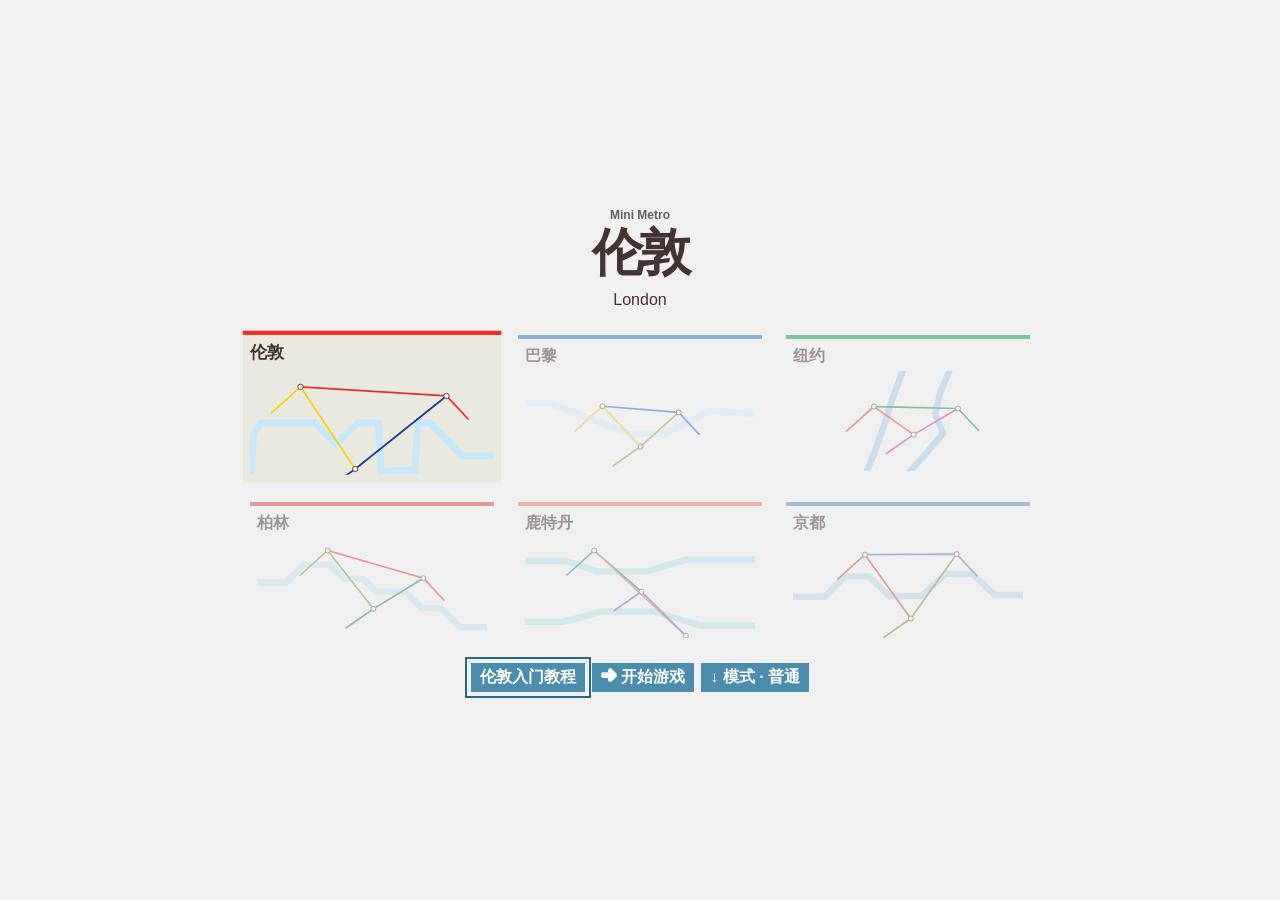
<file: index.html>
<!doctype html>
<html lang="zh-CN">
<head>
<meta charset="utf-8">
<meta name="viewport" content="width=device-width, initial-scale=1">
<link rel="icon" href="data:,">
<title>模拟地铁</title>
<link rel="stylesheet" href="style.css">
<script defer src="metro.js"></script>
</head>
<body>
<main>
  <canvas id="map" aria-label="地铁线路图"></canvas>
  <svg class="symbols" aria-hidden="true" xmlns="http://www.w3.org/2000/svg">
    <symbol id="person" viewBox="0 0 24 24"><circle cx="15" cy="4" r="2.2"/><path d="m14 8-4 6 4 2-2 6m-2-8-3 5H3m10-10 4 5h4M9 9l3-2" fill="none" stroke="currentColor" stroke-width="2.5" stroke-linecap="round" stroke-linejoin="round"/></symbol>
    <symbol id="locomotive" viewBox="0 0 24 24"><path d="M4 17V9h4V5h6v6h5v6zM16 8h3v4h-3z"/><circle cx="7" cy="18" r="2"/><circle cx="15" cy="18" r="2"/></symbol>
    <symbol id="express" viewBox="0 0 24 24"><path d="M3 16V8h9c3 0 5 3 9 6v2z"/><path d="M5 11h7" stroke="#777" stroke-width="1.5"/><circle cx="7" cy="18" r="1.5"/><circle cx="16" cy="18" r="1.5"/></symbol>
    <symbol id="carriage" viewBox="0 0 24 24"><path d="M4 7h16v10H4z"/><path d="M7 10h3m2 0h5" fill="none" stroke="#777" stroke-width="1.5"/><circle cx="8" cy="18" r="2"/><circle cx="16" cy="18" r="2"/></symbol>
    <symbol id="tunnel" viewBox="0 0 24 24"><path d="M5 19v-6a7 7 0 0 1 14 0v6M9 19v-6a3 3 0 0 1 6 0v6" fill="none" stroke="currentColor" stroke-width="2"/></symbol>
    <symbol id="station" viewBox="0 0 24 24"><circle cx="12" cy="12" r="8" fill="none" stroke="currentColor" stroke-width="2"/><circle cx="12" cy="12" r="4" fill="none" stroke="currentColor" stroke-width="2"/></symbol>
  </svg>
  <header>
    <h1 id="city" class="sr-only">伦敦</h1>
    <div class="stats">
      <span id="score" aria-label="已送达">0</span><svg aria-hidden="true"><use href="#person"/></svg>
      <span id="scenicMeter" role="progressbar" aria-label="下一客运里程碑" aria-valuemin="0" aria-valuemax="100" hidden></span>
      <span id="day">周一</span>
      <div id="clockControls">
        <button id="clock" type="button" aria-label="时间控制" aria-expanded="false" title="时间控制"></button>
        <div id="time" hidden><button id="pause" aria-label="暂停" title="暂停（空格）">Ⅱ</button><button id="normalSpeed" aria-label="正常速度">▶</button><button id="speed" aria-label="双倍速度">▶▶</button></div>
      </div>
    </div>
  </header>
  <footer>
    <p id="hint" aria-live="polite"></p>
    <button id="creativeEdit" aria-pressed="false" hidden>编辑车站</button>
    <button id="toolbarToggle" aria-label="显示或收起工具栏" aria-controls="toolbar" aria-expanded="true" aria-keyshortcuts="ArrowUp ArrowDown"></button>
    <div class="toolbar" id="toolbar">
      <div id="vehicles">
        <button id="train" class="asset" aria-label="增加机车" title="给当前线路增加机车"><svg aria-hidden="true"><use href="#locomotive"/></svg><span id="trainCount"></span></button>
        <button id="shinkansen" class="asset" aria-label="增加新干线" title="给当前线路增加新干线" hidden><svg aria-hidden="true"><use href="#express"/></svg><span id="shinkansenCount"></span></button>
        <button id="car" class="asset" aria-label="增加车厢" title="给当前线路增加车厢"><svg aria-hidden="true"><use href="#carriage"/></svg><span id="carCount"></span></button>
        <button id="interchange" class="asset" aria-label="放置换乘站" title="升级车站容量"><svg aria-hidden="true"><use href="#station"/></svg><span id="interchangeCount"></span></button>
      </div>
      <nav id="lines" aria-label="选择线路">
        <button id="remove" class="asset" aria-label="拆线" title="拆除当前线路" hidden>×</button>
      </nav>
      <div id="crossings" class="asset" aria-label="剩余过河通道" title="剩余过河通道"><svg aria-hidden="true"><use href="#tunnel"/></svg><span id="crossingCount"></span></div>
    </div>
  </footer>
  <button id="menu" class="corner" aria-label="菜单" title="暂停菜单（Esc）">←</button>
  <div id="assetGhost" class="asset" aria-hidden="true" hidden><svg><use href="#locomotive"/></svg></div>
  <dialog id="screen" aria-labelledby="headline">
    <div id="panel">
      <small id="kicker">Mini Metro</small>
      <h2 id="headline">伦敦</h2>
      <p id="description"></p>
      <div id="cityStrip" hidden></div>
      <div id="choices"></div>
      <div id="replay" hidden>
        <button id="replayBack" aria-label="退出路网回放">←</button>
        <div id="replayControls">
          <button id="replayPlay">暂停回放</button><input id="replaySeek" type="range" min="0" value="0" step="1" aria-label="回放位置"><span id="replayTime"></span><button id="replayGif">保存 GIF</button><span id="replayStatus" role="status"></span>
        </div>
      </div>
      <div id="photo" hidden>
        <button id="photoBack" aria-label="退出照片模式">←</button>
        <canvas id="photoPreview" role="img" aria-label="地铁图照片预览"></canvas>
        <div id="photoControls"><button id="photoFrame" aria-pressed="false">城市边框</button><button id="photoSave">保存 PNG</button><span id="photoStatus" role="status"></span></div>
      </div>
      <div id="statistics" hidden>
        <button id="statsBack" aria-label="返回结算">←</button>
        <div id="metrics" aria-label="统计指标"></div>
        <svg id="chart" viewBox="0 0 640 286" role="img" aria-label="本局各日运营趋势，各指标独立缩放"></svg>
      </div>
    </div>
  </dialog>
</main>
</body>
</html>
</file>
<file: style.css>
:root {
  color-scheme: light;
  --paper: #f5f5ef;
  --ink: #292f30;
  --muted: #5b6261;
  --blue: #4c8cad;
  font: 16px Arial, "Microsoft YaHei", sans-serif;
}
* { box-sizing: border-box }
[hidden] { display: none !important }
body { margin: 0; background: var(--paper); color: var(--ink) }
main { height: 100vh; height: 100dvh; position: relative; overflow: hidden }
canvas { display: block; width: 100%; height: 100%; touch-action: none; cursor: crosshair }
.symbols,.sr-only { position: absolute; width: 1px; height: 1px; clip-path: inset(50%); overflow: hidden }
button { padding: 0; border: 0; background: none; color: inherit; cursor: pointer; font: inherit }
button:disabled { cursor: default }
button:focus-visible { outline: 2px solid #21688a; outline-offset: 4px }
header { position: absolute; right: 18px; top: 10px }
.stats { display: flex; align-items: center; gap: 6px; font-size: 13px; font-weight: 700 }
.stats > svg { width: 20px; height: 20px; fill: currentColor; margin-right: 5px }
#day { white-space: nowrap }
#clockControls { position: relative }
#clock { display: block; position: relative; width: 36px; height: 36px; border-radius: 50%; border: 3px solid var(--ink); background: repeating-conic-gradient(from -1deg,var(--ink) 0 2deg,transparent 2deg 30deg) }
#clock::before { content: ''; position: absolute; inset: 3px; border-radius: 50%; background: var(--paper) }
#clock::after { content: ''; position: absolute; left: calc(50% - 1px); top: 4px; width: 2px; height: calc(50% - 4px); transform-origin: center bottom; transform: rotate(var(--clock-angle,0deg)); background: var(--ink) }
#time { position: absolute; top: 100%; right: 0; display: grid; justify-items: center; z-index: 1 }
#time button { color:var(--ink); width:36px; height:28px; white-space:nowrap }
#time button[aria-pressed=true] { opacity:.48 }
footer { position: absolute; bottom: 15px; left: 0; right: 0; pointer-events: none; text-align: center }
#hint { display: inline-block; margin: 0 0 7px; padding: 2px 6px; font-size: 12px; color: var(--muted); background: color-mix(in srgb,var(--paper) 86%,transparent) }
.toolbar,#vehicles,nav { display: flex; align-items: center; justify-content: center; gap: clamp(6px,1vw,13px) }
.toolbar { position:relative; width:max-content; margin:auto; gap:clamp(10px,2vw,26px); transition:transform .25s ease,opacity .25s ease,visibility .25s }
#toolbarToggle { display:block; position:relative; z-index:1; width:24px; height:20px; margin:auto; pointer-events:auto; transition:transform .25s ease }
#toolbarToggle::before { content:''; display:block; width:9px; height:9px; margin:auto; border-radius:50%; background:#878483 }
#toolbarToggle[aria-expanded=false] { transform:translateY(var(--line-slot)) }
#toolbarToggle[aria-expanded=false] + .toolbar { transform:translateY(55px); opacity:0; visibility:hidden }
@media(prefers-reduced-motion:reduce) { #toolbarToggle,.toolbar { transition:none } }
.asset { display: inline-flex; position: relative; flex: 0 0 28px; align-items: center; justify-content: center; width: 28px; height: 28px; border-radius: 50%; color: white; background: #333837; pointer-events: auto }
.asset:disabled,#crossings { background: #909790 }
.asset[aria-pressed=true] { outline: 2px solid var(--ink); outline-offset: 3px }
.asset svg { width: 21px; height: 21px; fill: currentColor }
.asset span { position: absolute; left: 100%; top: -3px; color: var(--ink); font-size: 10px; font-weight: 700 }
footer { --line-slot:clamp(22px,min(5.1vw,6.8vh),52px) }
#lines { gap:0; position:relative }
.line { pointer-events: auto; display: grid; place-items: center; flex: 0 0 var(--line-slot); width: var(--line-slot); height: var(--line-slot); border-radius: 50% }
.line::before { content: ''; width: 40%; aspect-ratio: 1; border-radius: 50%; background: var(--line) }
.line.built::before { width:80% }
.line.focused::before { width:140%; z-index:1 }
#remove { position:absolute; left:var(--remove-x); top:-6px; transform:translate(-50%,-50%); z-index:2; font-size:25px; font-weight:700 }
.corner { position: absolute; bottom: 13px; left: 14px; font-size: 26px; line-height: 32px; font-weight: 700 }
.corner.right { left: auto; right: 14px }
.corner:disabled { opacity: .2 }
dialog { color: var(--ink); border: 0; background: transparent; padding: 0; overflow: visible; max-width: 94vw; max-height: 95vh }
dialog::backdrop { background: #f5f5ef78; backdrop-filter: blur(4px) }
dialog #panel { padding: 12px; animation: enter .28s ease-out both }
@keyframes enter { from { opacity: 0; transform: translateY(10px) } to { opacity: 1; transform: translateY(0) } }
h2 { margin: 3px 0; font-size: clamp(26px,5vw,51px); line-height: 1.1; letter-spacing: -.06em }
#kicker { font-size: 12px; font-weight: 700; color: var(--muted) }
#description { margin: 5px 0 24px; line-height: 1.4 }
#choices { display: flex; flex-wrap: wrap; gap: 12px; align-items: center }
#choices button { padding: 4px 9px; background: var(--blue); color: white; font-weight: 700 }
#choices button:hover { background: #28617e }

dialog[data-kind=cities] { width: 100vw; height: 100dvh; max-width: none; max-height: none }
dialog[data-kind=cities]::backdrop { background: var(--paper) }
dialog[data-kind=cities] #panel { height:100%; display:grid; align-content:safe center; justify-items:center; overflow:auto; padding:20px 14px }
dialog[data-kind=cities] #choices { justify-content:center; gap:7px; margin-top:18px }
#cityStrip { width:min(100%,780px); display:grid; grid-template-columns:repeat(3,minmax(0,1fr)); gap:clamp(8px,2vw,24px) }
.city-option { min-width:0; padding:7px; text-align:left; position:relative; opacity:.48; background:var(--paper); border-top:4px solid var(--accent) }
.city-option[aria-pressed=true] { opacity: 1; background: #e9e9df; transform: scale(1.06); z-index: 1 }
.city-option span { display: block; font-weight: 700; margin-bottom: 4px }
.city-option svg { display:block; width:100%; height:auto; max-height:100px; aspect-ratio:1.55 }
@media(max-width:650px) {
  header { right: 11px; top: 10px }
  footer { bottom: 36px }
  .corner { bottom: 5px }
  .asset { width: 23px; height: 23px; flex-basis: 23px }
  .asset svg { width: 17px; height: 17px }
}
@media(prefers-reduced-motion:reduce) { dialog #panel { animation: none } }
.asset { touch-action: none }
#assetGhost { position: fixed; z-index: 2; left: -14px; top: -14px; pointer-events: none; opacity: .8 }
dialog[data-kind=statistics] { width:100vw; height:100dvh; max-width:none; max-height:none }
dialog[data-kind=statistics]::backdrop { background:#f5f5efe0; backdrop-filter:blur(6px) }
dialog[data-kind=statistics] #panel { height:100%; padding:0; }
dialog[data-kind=statistics] :is(#kicker,#description,#choices) { display:none }
dialog[data-kind=statistics] #headline { position:absolute; width:1px; height:1px; overflow:hidden; clip-path:inset(50%) }
#statistics { position:relative; height:100%; display:grid; grid-template-columns:max-content minmax(0,1fr); align-items:center; gap:clamp(18px,6vw,110px); padding:8vh 9vw 6vh 5vw }
#statsBack { position:absolute; left:1.4vw; top:1.2vh; font-size:clamp(36px,4vw,70px); font-weight:900; line-height:1 }
#metrics { display:grid; gap:clamp(6px,1.5vh,15px); border-right:2px solid #535451; padding-right:clamp(12px,3.6vw,66px) }
#metrics button { display:flex; align-items:center; justify-content:end; gap:12px; white-space:nowrap; font-size:clamp(12px,1.35vw,22px) }
#metrics button::after { content:''; width:clamp(12px,1.65vw,28px); height:clamp(12px,1.65vw,28px); border-radius:50%; background:#aaa9a3 }
#metrics button[aria-pressed=true]::after { background:var(--metric) }
#chart { display:block; width:100%; max-height:75vh; overflow:visible }
@media(max-width:650px) {
  #statistics { grid-template-columns:minmax(0,1fr); align-content:center; gap:20px; padding:40px 5vw 12px }
  #metrics { display:flex; justify-content:center; flex-wrap:wrap; border:0; padding:0; gap:7px 12px }
  #metrics button { gap:4px }
  #chart { max-height:55vh }
}
dialog[data-kind=ended] { width:100vw; height:100dvh; max-width:none; max-height:none }
dialog[data-kind=ended] #panel { height:100%; display:grid; align-content:center; justify-items:center }
dialog[data-kind=ended] #choices { flex-direction:column; align-items:start; gap:4px }
dialog[data-kind=ended] #choices button:last-child { position:absolute; bottom:2vh; right:2vw; min-width:34px; font-size:22px; padding:3px 7px }
.line.locked { --line:#a2a19b; pointer-events:none }
dialog[data-kind=upgrade] { width:min(94vw,510px); color:#2d2e2d }
dialog[data-kind=upgrade]::backdrop { background:#f5f5ef45; backdrop-filter:none }
main:has(dialog[data-kind=upgrade][open]) :is(canvas,header) { filter:blur(3px) }
main:has(dialog[data-kind=upgrade][open]) #hint { visibility:hidden }
dialog[data-kind=upgrade] #kicker:empty { display:none }
dialog[data-kind=upgrade] #description { margin-bottom:clamp(18px,4vh,40px) }
dialog[data-kind=upgrade] #choices { display:grid; grid-template-columns:1fr 1fr; gap:clamp(10px,4vw,35px); align-items:start }
dialog[data-kind=upgrade] #choices button { display:grid; justify-items:center; align-content:start; gap:8px; color:inherit; background:none; padding:5px 2px; text-align:center }
dialog[data-kind=upgrade] #choices strong { font-size:clamp(18px,2.4vw,30px); line-height:1.2 }
.reward-description { font-size:clamp(12px,1.4vw,16px); font-weight:400 }
.reward-icon { position:relative; display:grid; place-items:center; width:clamp(58px,8vw,90px); aspect-ratio:1; border-radius:50%; background:#2d2e2d; color:white }
.reward-icon svg { width:65%; height:65%; fill:currentColor }
.reward-count { position:absolute; left:102%; top:9%; color:#2d2e2d; font-size:clamp(18px,2.4vw,30px); font-weight:700 }
dialog[data-kind=upgrade] #choices button:hover:not(:disabled) .reward-icon { outline:2px solid #2d2e2d; outline-offset:4px }
dialog[data-kind=upgrade] #choices button:disabled { opacity:.44 }
.reward-flight { position:fixed; z-index:2; pointer-events:none }
dialog[data-kind=pause] #kicker:empty { display:none }
dialog[data-kind=pause] #choices { flex-direction:column; align-items:start; gap:6px }
:root.night { color-scheme:dark; --paper:#170e16; --ink:#f0e8e3; --muted:#cdc2bc; --blue:#326985 }
.night #hint { background:color-mix(in srgb,var(--paper) 86%,transparent) }
.night .asset { color:#f0e8e3; background:#514651 }
.night .asset:disabled,.night #crossings { color:#261f26; background:#8c8684 }
.night .line.locked { --line:#777271 }
.night button:focus-visible { outline-color:#8ac4e5 }
.night dialog::backdrop { background:#170e1685 }
.night dialog[data-kind=cities]::backdrop { background:var(--paper) }
.night .city-option[aria-pressed=true] { background:#312831 }
.night dialog[data-kind=statistics]::backdrop { background:#170e16da }
.night #metrics { border-color:#a69b96 }
.night #metrics button[aria-pressed=true]::after,.night #chart { filter:brightness(1.35) }
.night dialog[data-kind=upgrade] { color:var(--ink) }
.night dialog[data-kind=upgrade]::backdrop { background:#170e1645 }
.night .reward-icon { background:#ddd1ca; color:var(--paper) }
.night .reward-count { color:var(--ink) }
.night dialog[data-kind=upgrade] #choices button:hover:not(:disabled) .reward-icon { outline-color:var(--ink) }
#time button:not([aria-pressed=true]) { opacity:.66 }
#time button[aria-pressed=true] { box-shadow:inset 0 -2px #80b9d8 }
:root[data-lesson="0"] header,:root[data-lesson="0"] .toolbar,:root[data-lesson="0"] #toolbarToggle,
:root[data-lesson] .line.locked,:root[data-lesson] #vehicles,:root[data-lesson] #remove,
:root[data-lesson]:not([data-lesson="4"]) #crossings { visibility:hidden }
#scenicMeter { width:18px; height:18px; flex:none; border-radius:50%; border:1px solid var(--ink); background:conic-gradient(var(--ink) var(--progress,0%),transparent 0) }
dialog[data-kind=ended] #choices button:nth-last-child(2) { position:absolute; bottom:2vh; right:calc(2vw + 40px); min-width:34px; font-size:22px; padding:3px 7px }
dialog[data-kind=photo] { width:100vw; height:100dvh; max-width:none; max-height:none; background:var(--paper) }
dialog[data-kind=photo] #panel { height:100%; padding:0 }
dialog[data-kind=photo] :is(#kicker,#description,#choices) { display:none }
dialog[data-kind=photo] #headline { position:absolute; width:1px; height:1px; overflow:hidden; clip-path:inset(50%) }
#photo { height:100%; display:grid; place-items:center }
#photoPreview { width:100%; height:100%; object-fit:contain; cursor:default }
#photoBack { position:absolute; left:1.4vw; top:1.2vh; font-size:clamp(36px,4vw,70px); font-weight:900; line-height:1 }
#photoControls { position:absolute; right:2vw; bottom:2vh; display:flex; align-items:center; gap:5px }
#photoControls button { background:var(--blue); color:white; padding:6px 10px; font-weight:700 }
#photoControls button[aria-pressed=true] { outline:2px solid var(--ink); outline-offset:2px }
dialog[data-kind=ended] #choices button:nth-last-child(3) { position:absolute; bottom:2vh; right:calc(2vw + 80px); min-width:34px; font-size:22px; padding:3px 7px }
dialog[data-kind=replay] { width:100vw; height:100dvh; max-width:none; max-height:none }
dialog[data-kind=replay]::backdrop { background:transparent; backdrop-filter:none }
dialog[data-kind=replay] #panel { height:100%; padding:0 }
dialog[data-kind=replay] :is(#kicker,#description,#choices) { display:none }
dialog[data-kind=replay] #headline { position:absolute; width:1px; height:1px; overflow:hidden; clip-path:inset(50%) }
main:has(dialog[data-kind=replay][open]) > :is(header,footer,.corner) { visibility:hidden }
#replayBack { position:absolute; left:1.4vw; top:1.2vh; font-size:clamp(36px,4vw,70px); font-weight:900; line-height:1 }
#replayControls { position:absolute; bottom:2vh; left:50%; transform:translateX(-50%); width:min(94vw,540px); display:flex; gap:12px; align-items:center; padding:7px 12px; background:var(--paper) }
#replayControls input { flex:1; min-width:0; accent-color:var(--blue) }
#replayControls button { background:var(--blue); color:white; padding:5px 9px }
#replayTime { white-space:nowrap }
#replayControls { flex-wrap:wrap }
#replayStatus:not(:empty) { width:100%; font-size:12px; text-align:right }
#creativeEdit { display:block; margin:0 auto 9px; padding:4px 8px; pointer-events:auto; background:var(--paper); color:var(--ink); border:1px solid currentColor; font-size:12px }
#creativeEdit[aria-pressed=true] { background:var(--ink); color:var(--paper) }
dialog[data-kind=creative] #choices button[aria-pressed=true] { outline:2px solid var(--ink); outline-offset:2px }
</file>
